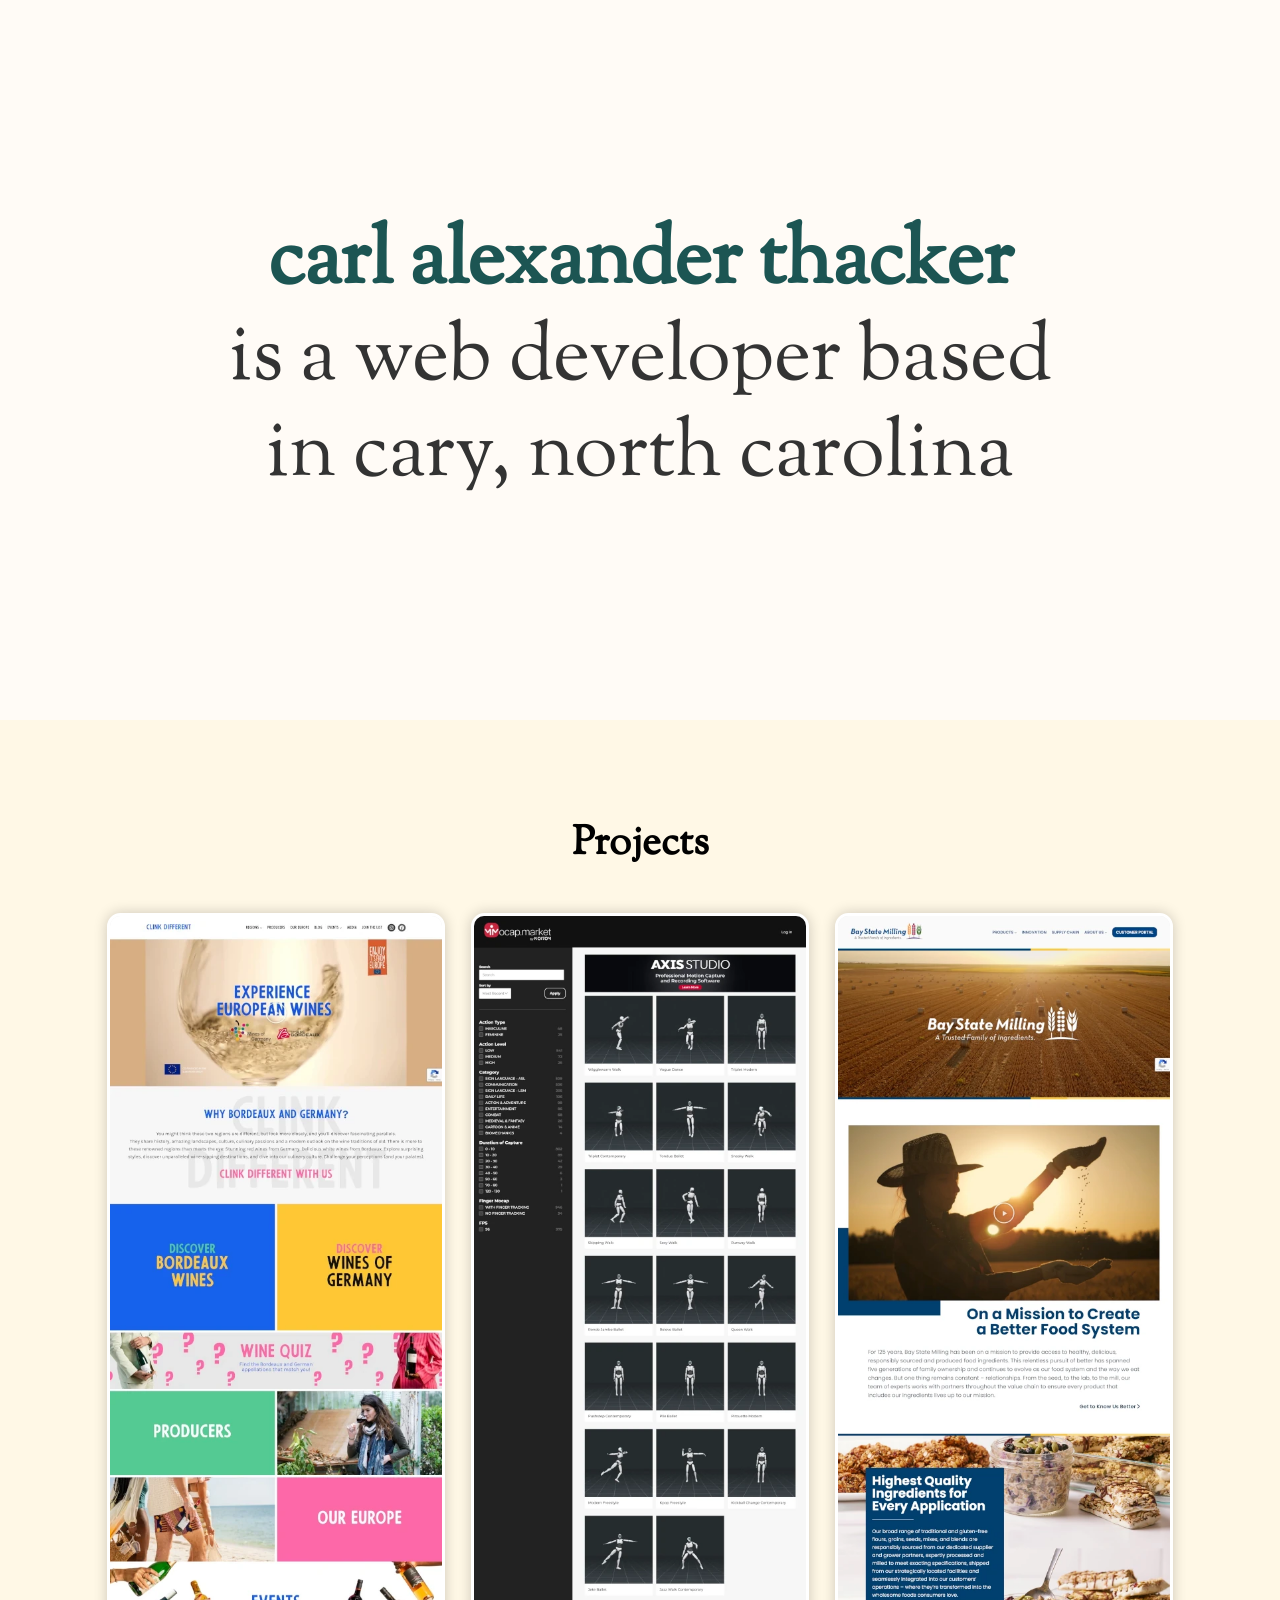
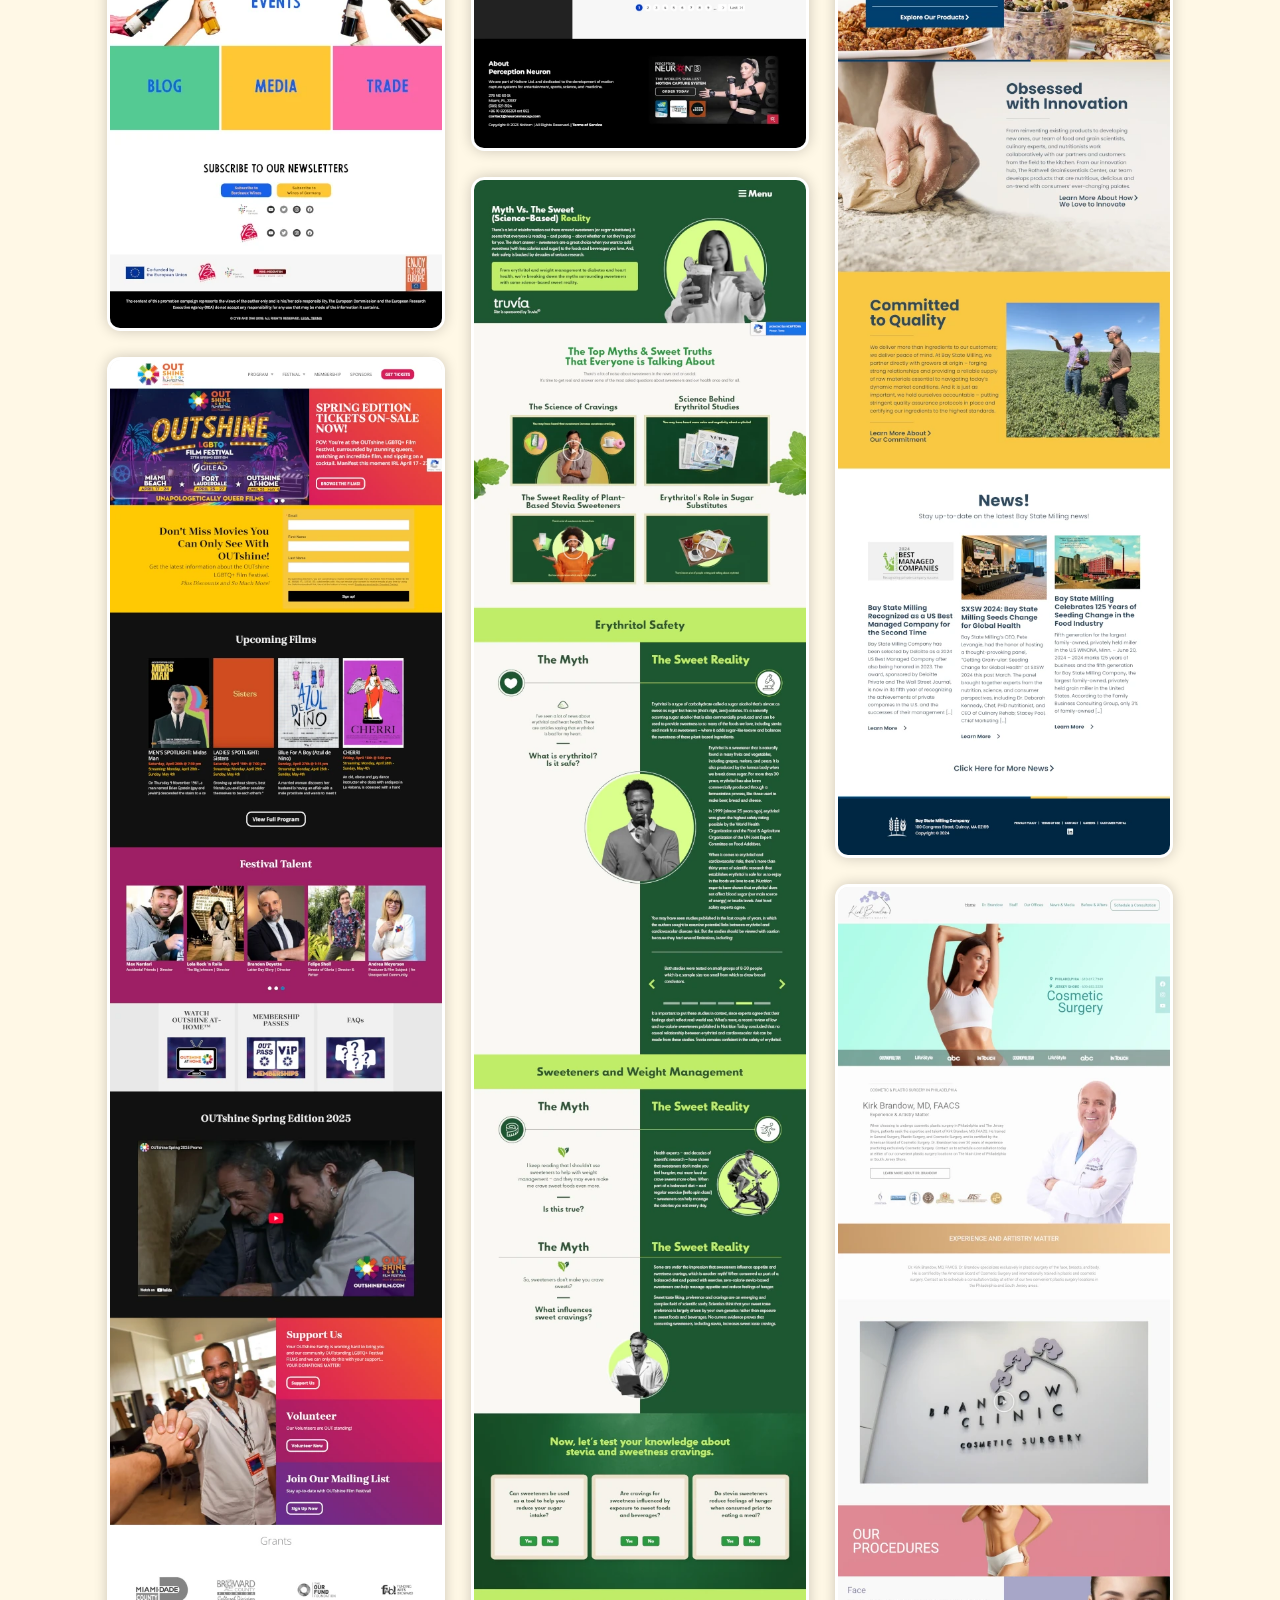
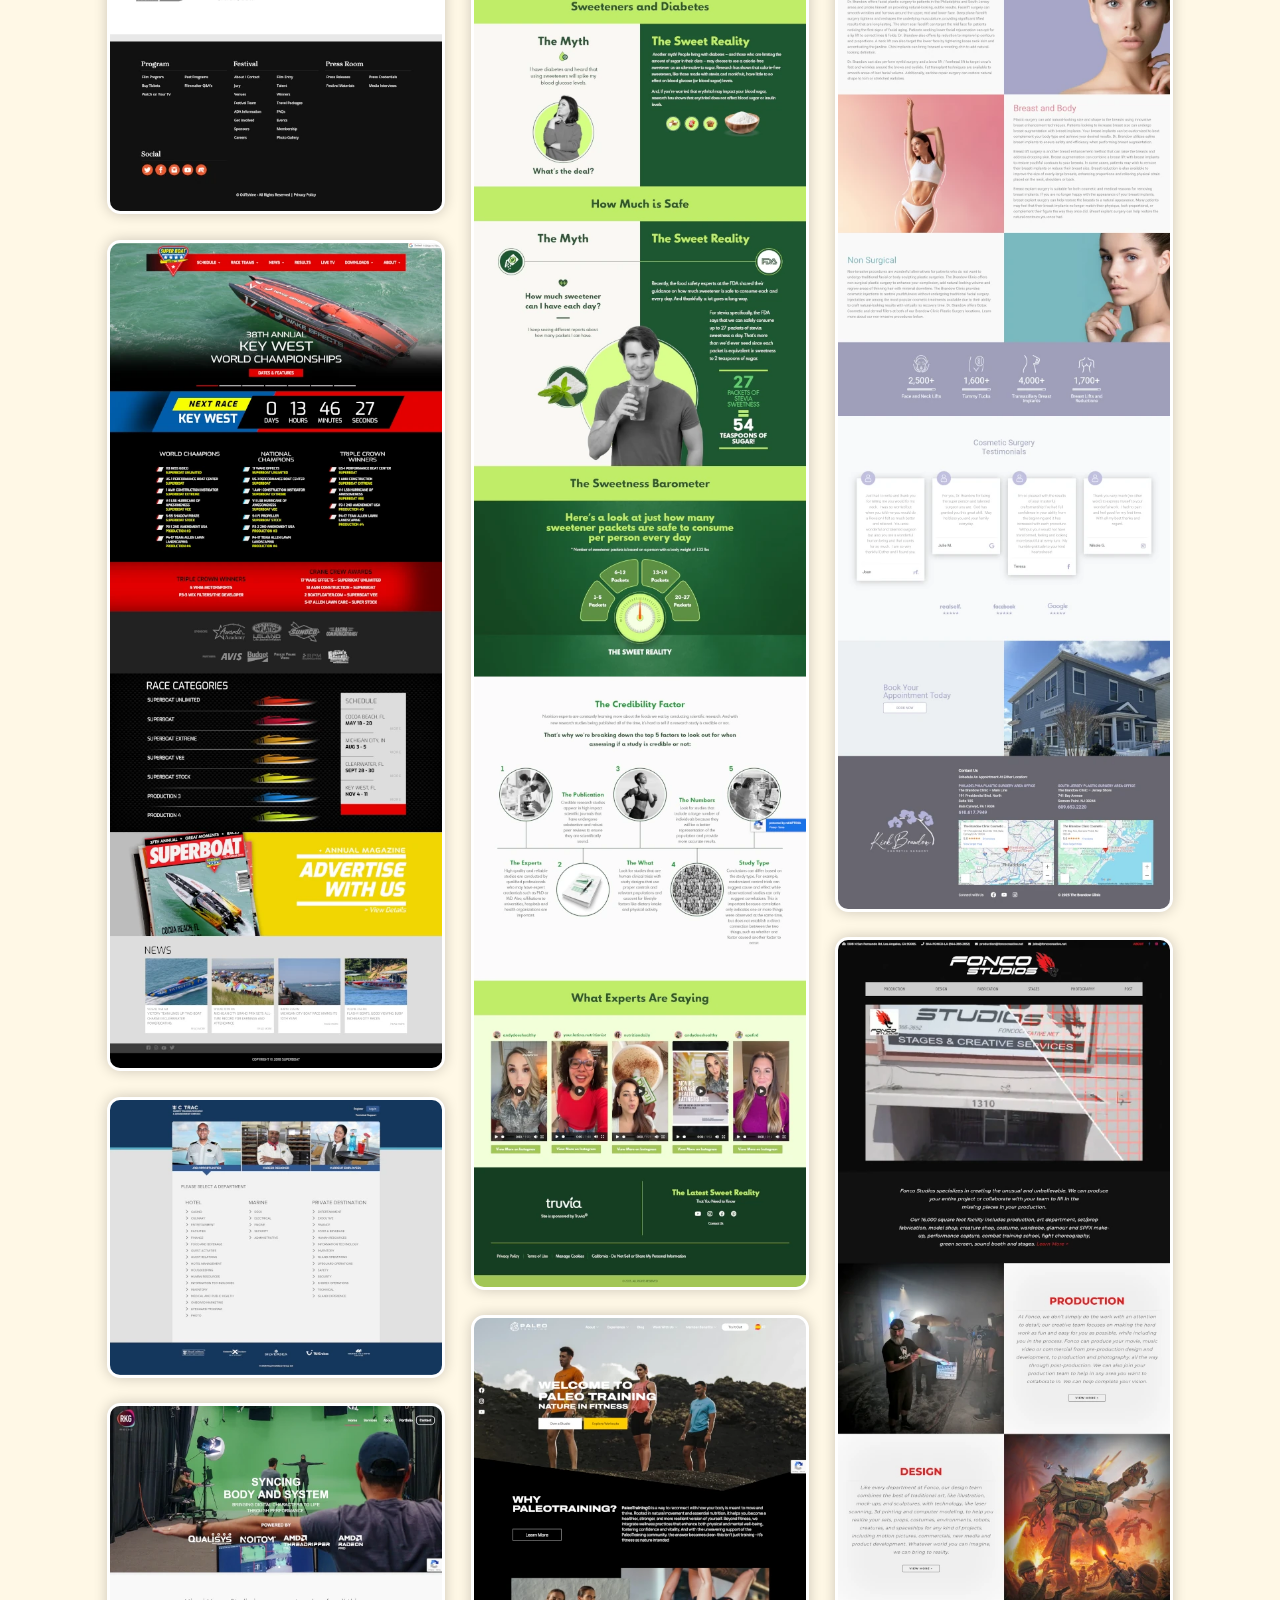
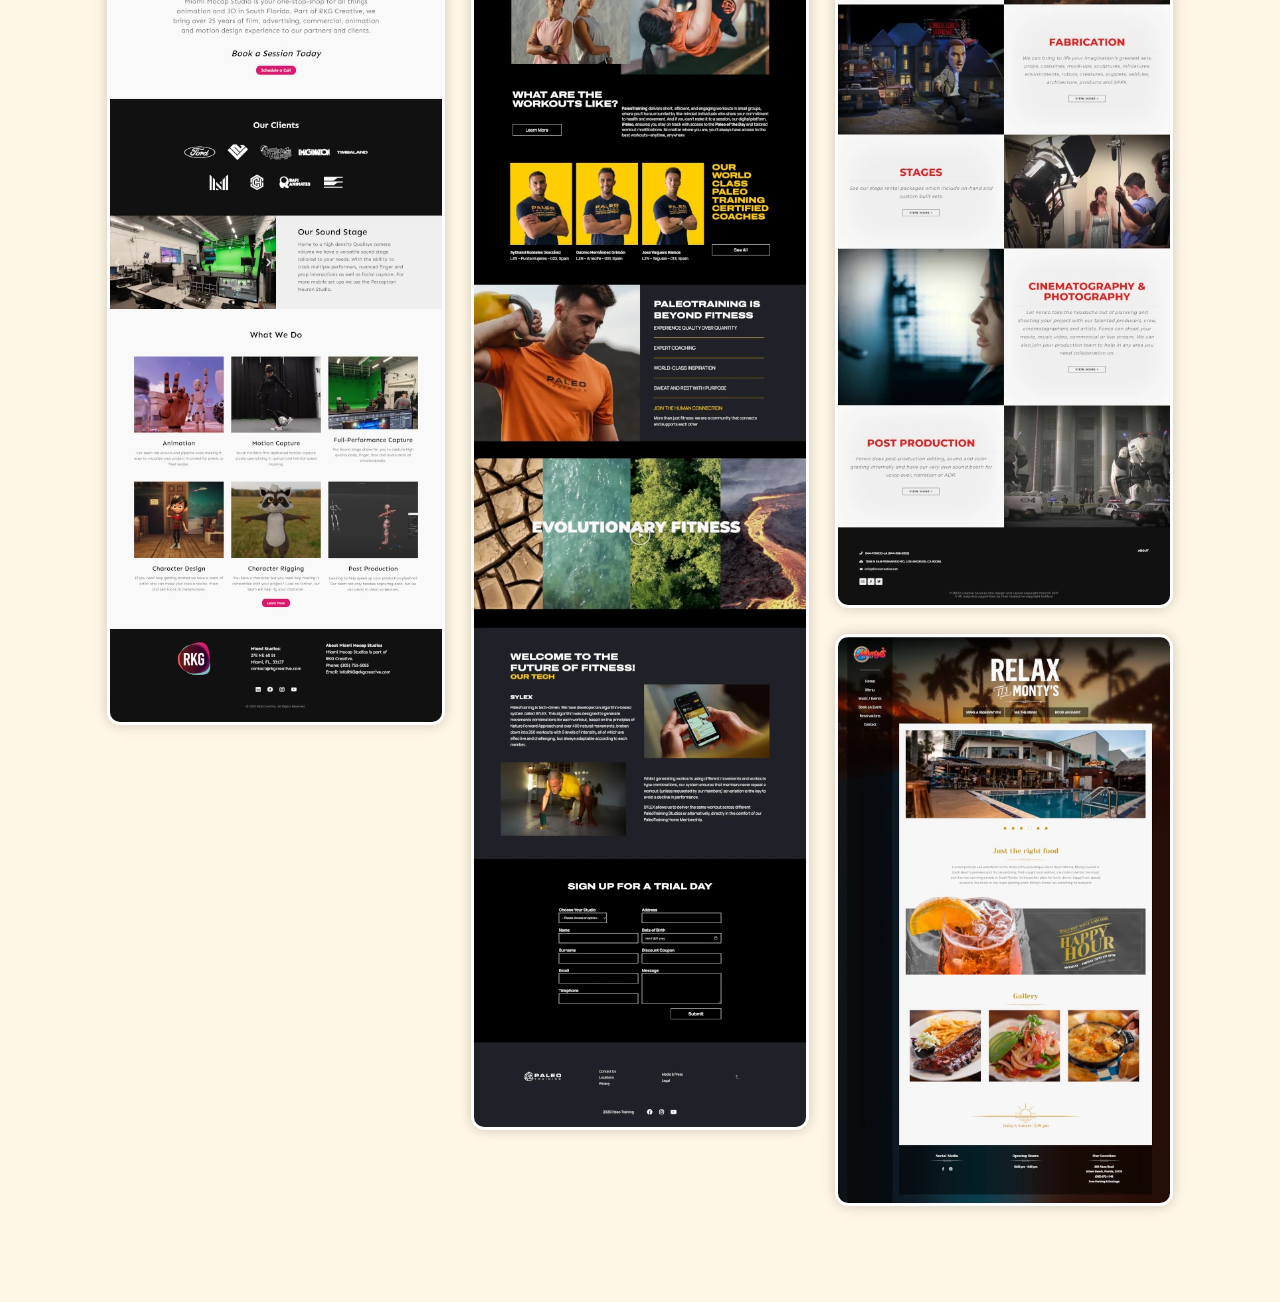
<file: index.html>
<!DOCTYPE html>
<html lang="en-US">
<head>
    <meta charset="utf-8">
    <meta name="viewport" content="width=device-width, initial-scale=1.0">

    <title>Carl Alexander Thacker</title>

    <link rel="preconnect" href="https://fonts.googleapis.com">
    <link rel="preconnect" href="https://fonts.gstatic.com" crossorigin>
    <link href="https://fonts.googleapis.com/css2?family=Sorts+Mill+Goudy:ital@0;1&display=swap" rel="stylesheet">

    <link rel="stylesheet" type="text/css" href="style.css">
    <script src="scripts.js" defer></script>
</head>
<body>
    <header>
        <div>
            <h1><span class="carl">carl</span> <span class="alexander">alexander</span> <span class="thacker">thacker</span></h1>
            is a web developer based in cary, north carolina
        </div>
    </header>
    <main>
        <section id="projects">
            <h2>Projects</h2>
            <div class="projects-grid">

                <article class="project">
                    <button class="project-button">
                        <img src="projects/clink-different.webp" alt="Clink Different" />
                    </button>
                    <dialog class="popup 2">
                        <div class="dialog-content">
                            <button class="project-close-button">× <span class="visually-hidden">Close</span></button>
                            <h3>Clink Different</h3>
                            <p class="project-dates">2023 - Present</p>
                            <p>Collaborated with RFBinder to create a website that promotes Wines of Germany and Bordeaux Wines throughout the United States.</p>
                            <p>You might think these two regions are different, but look more closely, and you’ll discover fascinating parallels.
                                They share history, amazing landscapes, culture, culinary passions and a modern outlook on the wine traditions of old. There is more to these renowned regions than meets the eye: Stunning red wines from Germany. Delicious white wines from Bordeaux. Explore surprising styles, discover unparalleled wine-sipping destinations, and dive into our culinary culture. Challenge your perceptions (and your palates).</p>
                            <h4>Responsibilities</h4>
                            <ul class="two-columns">
                                <li>Programming Custom Modules</li>
                                <li>Implementing Custom Theme</li>
                                <li>Server Management</li>
                                <li>Design Contributions</li>
                                <li>Maintenance and Updates</li>
                            </ul>
                            <h4>Technology</h4>
                            <ul class="three-columns">
                                <li>WordPress</li>
                                <li>Elementor</li>
                                <li>PHP</li>
                                <li>JavaScript</li>
                                <li>jQuery</li>
                            </ul>
                        </div>
                    </dialog>
                </article>

                <article class="project">
                    <button class="project-button">
                        <img src="projects/outshine.webp" alt="OUTShine Film Festival" />
                    </button>
                    <dialog class="popup">
                        <div class="dialog-content">
                            <button class="project-close-button">× <span class="visually-hidden">Close</span></button>
                            <h3>OUTShine Film Festval</h3>
                            <p class="project-dates">2011 - Present</p>
                            <p>Created and maintained several iterations of websites for the OUTShine Film Fstival. Worked with them to determine site requirements and establish their brand identy's look and feel.</p>
                            <p>The OUTshine LGBTQ+ Film Festival is South Florida’s premier LGBTQ+ cultural arts event, originating from the Miami Gay & Lesbian Film Festival (1998) and the Fort Lauderdale Gay & Lesbian Film Festival (2008). </p>
                            <h4>Responsibilities</h4>
                            <ul class="two-columns">
                                <li>Project Manager</li>
                                <li>Created Fully Custom Backend</li>
                                <li>Site Design and Layout</li>
                                <li>Front-end Implementation</li>
                                <li>Database Design and Management</li>
                                <li>Maintenance and Updates</li>
                            </ul>
                            <h4>Technology</h4>
                            <ul class="three-columns">
                                <li>CakePHP</li>
                                <li>MySQL</li>
                                <li>PHP</li>
                                <li>JavaScript</li>
                                <li>jQuery</li>
                            </ul>
                        </div>
                    </dialog>
                </article>

                <article class="project">
                    <button class="project-button">
                        <img src="projects/superboat.webp" alt="Superboat" />
                    </button>
                    <dialog class="popup">
                        <div class="dialog-content">
                            <button class="project-close-button">× <span class="visually-hidden">Close</span></button>
                            <h3>Super Boat International</h3>
                            <p class="project-dates">2018 - 2020</p>
                            <p>Created and maintained the Super Boat International website until the owner, John W. Carbonell III's, passing in 2020.</p>
                            <p>Super Boat International was the premier national and international sanctioning body for offshore powerboat racing around the world, with an estimated million race fans attending Super Boat International races yearly.</p>
                            <h4>Responsibilities</h4>
                            <ul class="two-columns">
                                <li>Created Fully Custom Backend</li>
                                <li>Front-end Implementation</li>
                                <li>Database Design and Management</li>
                                <li>Maintenance and Updates</li>
                                <li>Design Contributions</li>
                            </ul>
                            <h4>Technology</h4>
                            <ul class="three-columns">
                                <li>CakePHP</li>
                                <li>MySQL</li>
                                <li>PHP</li>
                                <li>JavaScript</li>
                                <li>jQuery</li>
                            </ul>
                        </div>
                    </dialog>
                </article>

                <article class="project">
                    <button class="project-button">
                        <img src="projects/ctrac.webp" alt="RCL CTRAC" />
                    </button>
                    <dialog class="popup">
                        <div class="dialog-content">
                            <button class="project-close-button">× <span class="visually-hidden">Close</span></button>
                            <h3>RCL C-TRAC - Career Tracking Resource & Advancement Compass</h3>
                            <p class="project-dates">2013 - Present</p>
                            <p>Created a hiring system for Royal Caribbean International to replace their previous off-the-shelf solution, saving them money, and giving them greater control and better integration with their processes. Upon completion, handed over to their in-house team for maintenance and updates.</p>
                            <p>Royal Caribbean Group is a vacation industry leader with a global fleet of 67 ships across its five brands traveling to all seven continents. </p>
                            <h4>Responsibilities</h4>
                            <ul class="two-columns">
                                <li>Front-end Implementation</li>
                                <li>Back-end contributions</li>
                                <li>Database Design</li>
                                <li>Front-end Design</li>
                            </ul>
                            <h4>Technology</h4>
                            <ul class="three-columns">
                                <li>CakePHP</li>
                                <li>MySQL</li>
                                <li>PHP</li>
                                <li>JavaScript</li>
                                <li>jQuery</li>
                            </ul>
                        </div>
                    </dialog>                    
                </article>

                <article class="project">
                    <button class="project-button">
                        <img src="projects/miamimocap.webp" alt="Miami Mocap" />
                    </button>
                    <dialog class="popup">
                        <div class="dialog-content">
                            <button class="project-close-button">× <span class="visually-hidden">Close</span></button>
                            <h3>Miami Mocap</h3>
                            <p class="project-dates">2024 - Present</p>
                            <p>Designed and created an in-house website for RKG Creative's Motion Capture Studio.</p>
                            <h4>Responsibilities</h4>
                            <ul class="two-columns">
                                <li>Created the Design to align with brand's goals</li>
                                <li>Programming Custom Modules</li>
                                <li>Implementing Custom Theme</li>
                                <li>Server Management</li>
                                <li>Assisted in Content Creation</li>
                            </ul>
                            <h4>Technology</h4>
                            <ul class="three-columns">
                                <li>WordPress</li>
                                <li>Elementor</li>
                                <li>PHP</li>
                                <li>JavaScript</li>
                                <li>jQuery</li>
                            </ul>
                        </div>
                    </dialog>
                </article>

                <article class="project">
                    <button class="project-button">
                        <img src="projects/mocapmarket.webp" alt="Mocap Market" />
                    </button>
                    <dialog class="popup">
                        <div class="dialog-content">
                            <button class="project-close-button">× <span class="visually-hidden">Close</span></button>
                            <h3>Mocap Market</h3>
                            <p class="project-dates">2022 - Present</p>
                            <p>Created a Drupal based, searchable library of motion capture clips that utilizes three.js to display interactive 3D files. Also created a script in Blender Python API to automatically export standardized video thumbnails to replace the time consuming and inconsistent method of using screen captures.</p>
                            <h4>Responsibilities</h4>
                            <ul class="two-columns">
                                <li>Created the Design to align with brand's goals</li>
                                <li>Programming Custom Modules</li>
                                <li>Implementing Custom Theme</li>
                                <li>Server Management</li>
                                <li>Video Output and resizing from Blender files</li>
                            </ul>
                            <h4>Technology</h4>
                            <ul class="three-columns">
                                <li>Drupal</li>
                                <li>Python</li>                            
                                <li>Bash Shell Script</li>
                                <li>Blender</li>
                                <li>Blender Python API</li>
                                <li>three.js</li>
                                <li>PHP</li>
                                <li>JavaScript</li>
                                <li>jQuery</li>
                            </ul>
                        </div>
                    </dialog>
                </article>

                <article class="project">
                    <button class="project-button">
                        <img src="projects/sweet-reality.webp" alt="The Sweet Reality" />
                    </button>
                    <dialog class="popup">
                        <div class="dialog-content">
                            <button class="project-close-button">× <span class="visually-hidden">Close</span></button>
                            <h3>The Sweet Reality</h3>
                            <p class="project-dates">2022 - Present</p>
                            <p>Created a Single Page informational website for Truvia that provides information supporting Erythritol and Stevia safety.</p>
                            <p>From erythritol and weight management to diabetes and heart health, we’re breaking down the myths surrounding sweeteners with some science-based sweet reality.</p>
                            <h4>Responsibilities</h4>
                            <ul class="two-columns">
                                <li>Front-end Programming</li>
                                <li>Programming Custom Modules</li>
                                <li>Implementing Custom Theme</li>
                                <li>Server Management</li>
                                <li>Design Contributions</li>
                                <li>GDPR and Cookie compliance</li>
                                <li>Created Interactive quizes</li>
                            </ul>
                            <h4>Technology</h4>
                            <ul class="three-columns">
                                <li>WordPress</li>
                                <li>Elementor</li>
                                <li>PHP</li>
                                <li>JavaScript</li>
                                <li>jQuery</li>
                            </ul>
                        </div>
                    </dialog>
                </article>

                <article class="project">
                    <button class="project-button">
                        <img src="projects/paleo-training.webp" alt="Paleo Training" />
                    </button>
                    <dialog class="popup">
                        <div class="dialog-content">
                            <button class="project-close-button">× <span class="visually-hidden">Close</span></button>
                            <h3>Paleo Training</h3>
                            <p class="project-dates">2022 - Present</p>
                            <p>Created a multi-lingual website for Spain based Fitness Gym.</p>
                            <p>PaleoTraining is a fitness company that blends technology with functional training and natural principles of movement, nutrition, wellness, and community.</p>
                            <h4>Responsibilities</h4>
                            <ul class="two-columns">
                                <li>Front-end Programming</li>
                                <li>Programming Custom Modules</li>
                                <li>Implementing Custom Theme</li>
                                <li>Design Contributions</li>
                                <li>Internationalization</li>
                            </ul>
                            <h4>Technology</h4>
                            <ul class="three-columns">
                                <li>WordPress</li>
                                <li>Elementor</li>
                                <li>PHP</li>
                                <li>JavaScript</li>
                                <li>jQuery</li>
                            </ul>
                        </div>
                    </dialog>
                </article>

                <article class="project">
                    <button class="project-button">
                        <img src="projects/bay-state-milling.webp" alt="Bay State Milling" />
                    </button>
                    <dialog class="popup">
                        <div class="dialog-content">
                            <button class="project-close-button">× <span class="visually-hidden">Close</span></button>
                            <h3>Paleo Training</h3>
                            <p class="project-dates">2021 - Present</p>
                            <p>Created a corporate website for Grain Milling Company.</p>
                            <p>For 125 years, Bay State Milling’s purpose has been to provide food ingredients to promote the growth of nutritious, sustainable and accessible food choices. This relentless pursuit of better has spanned five generations of family ownership and continues to evolve as our food system—and the way we eat—changes.</p>
                            <h4>Responsibilities</h4>
                            <ul class="two-columns">
                                <li>Front-end Programming</li>
                                <li>Programming Custom Modules</li>
                                <li>Implementing Custom Theme</li>
                                <li>Design Contributions</li>
                            </ul>
                            <h4>Technology</h4>
                            <ul class="three-columns">
                                <li>WordPress</li>
                                <li>Elementor</li>
                                <li>PHP</li>
                                <li>JavaScript</li>
                                <li>jQuery</li>
                            </ul>
                        </div>
                    </dialog>
                </article>
                
                <article class="project">
                    <button class="project-button">
                        <img src="projects/brandow-clinic.webp" alt="The Brandow Clinic" />
                    </button>
                    <dialog class="popup">
                        <div class="dialog-content">
                            <button class="project-close-button">× <span class="visually-hidden">Close</span></button>
                            <h3>The Brandow Clinic</h3>
                            <p class="project-dates">2021 - Present</p>
                            <p>Created a website for Dr. Kirk Brandow's plastic surgery practices.</p>
                            <p>Dr. Kirk Brandow, MD, FAACS. Dr. Brandow specializes exclusively in plastic surgery of the face, breasts, and body. He is certified by the American Board of Cosmetic Surgery and internationally trained in plastic and cosmetic surgery.</p>
                            <h4>Responsibilities</h4>
                            <ul class="two-columns">
                                <li>Front-end Programming</li>
                                <li>Programming Custom Modules</li>
                                <li>Implementing Custom Theme</li>
                                <li>Design Contributions</li>
                            </ul>
                            <h4>Technology</h4>
                            <ul class="three-columns">
                                <li>WordPress</li>
                                <li>Elementor</li>
                                <li>PHP</li>
                                <li>JavaScript</li>
                                <li>jQuery</li>
                            </ul>
                        </div>
                    </dialog>
                </article>

                <article class="project">
                    <button class="project-button">
                        <img src="projects/fonco-studios.webp" alt="Fonco Studios" />
                    </button>
                    <dialog class="popup">
                        <div class="dialog-content">
                            <button class="project-close-button">× <span class="visually-hidden">Close</span></button>
                            <h3>Fonco Studios</h3>
                            <p class="project-dates">2017 - Present</p>
                            <p>Designed and created a portfolio and capabilities website for Los Angeles based fabrication and production studio run by Fon Davis.</p>
                            <p>Fonco Studios specializes in creating the unusual and unbelievable. They can produce your entire project or collaborate with your team to fill in the missing pieces in your production.</p>
                            <h4>Responsibilities</h4>
                            <ul class="two-columns">
                                <li>Site Design and Layout</li>
                                <li>Front-end Programming</li>
                                <li>Programming Custom Modules</li>
                                <li>Implementing Custom Theme</li>
                            </ul>
                            <h4>Technology</h4>
                            <ul class="three-columns">
                                <li>CakePHP</li>
                                <li>MySQL</li>
                                <li>PHP</li>
                                <li>JavaScript</li>
                                <li>jQuery</li>
                            </ul>
                        </div>
                    </dialog>
                </article>

                <article class="project">
                    <button class="project-button">
                        <img src="projects/montys.webp" alt="Monty's Sunset" />
                    </button>
                    <dialog class="popup">
                        <div class="dialog-content">
                            <button class="project-close-button">× <span class="visually-hidden">Close</span></button>
                            <h3>Monty's Sunset</h3>
                            <p class="project-dates">2013 - 2023</p>
                            <p>Created a website for South Beach restaurant Monty's Sunset.</p>
                            <p>Located poolside and waterfront on the docks of the picturesque Miami Beach Marina, Monty’s Sunset is South Beach’s premiere spot for casual dining, fresh-caught local seafood, a succulent raw bar, live music and the most stunning sunsets in South Florida. It’s the perfect place for lunch, dinner, happy hour, special occasions, live music or any major sporting event, Monty’s Sunset has something for everyone.</p>
                            <h4>Responsibilities</h4>
                            <ul class="two-columns">
                                <li>Front-end Programming</li>
                                <li>Back-end Programming</li>
                                <li>Programming Custom Modules</li>
                                <li>Implementing Custom Theme</li>
                                <li>Design Contributions</li>
                                <li>Server Management</li>
                            </ul>
                            <h4>Technology</h4>
                            <ul class="three-columns">
                                <li>CakePHP</li>
                                <li>MySQL</li>
                                <li>PHP</li>
                                <li>JavaScript</li>
                                <li>jQuery</li>
                            </ul>
                        </div>
                    </dialog>
                </article>
                <!--
                <article class="project masonry">
                    vitamina
                    <h3>RCCL Hiring Partners</h3>
                    <h3>Royal Careers at Sea</h3>
                    <h3>Jewish Foundation for the Education of Women</h3>
                    <h3>Arzeda</h3>
                    <h3>Noitom</h3>
                    <h3>Trees for the Triangle</h3>
                    x<h3>RCL Ctrac</h3>
                    x<h3>Miami Mocap</h3>
                    x<h3>Mocap Market</h3>
                    <h3>Neuron Mocap</h3>
                    <h3>Hi5 VR Glove</h3>
                    <h3>Nizuc</h3>
                    x<h3>Montys</h3>
                    x<h3>OUTShine Film Festival</h3>
                    x<h3>Clink Different</h3>
                    x<h3>The Sweet Reality</h3>
                    x<h3>Plaeo Training</h3>
                    x<h3>Bay State Milling</h3>
                    x<h3>Fonco Studios</h3>
                    x<h3>Superboat</h3>
                    xbrandow clinic
                </article>-->
            </div>
        </section>
    </main>
    <footer>

    </footer>
</body>
</html>
</file>
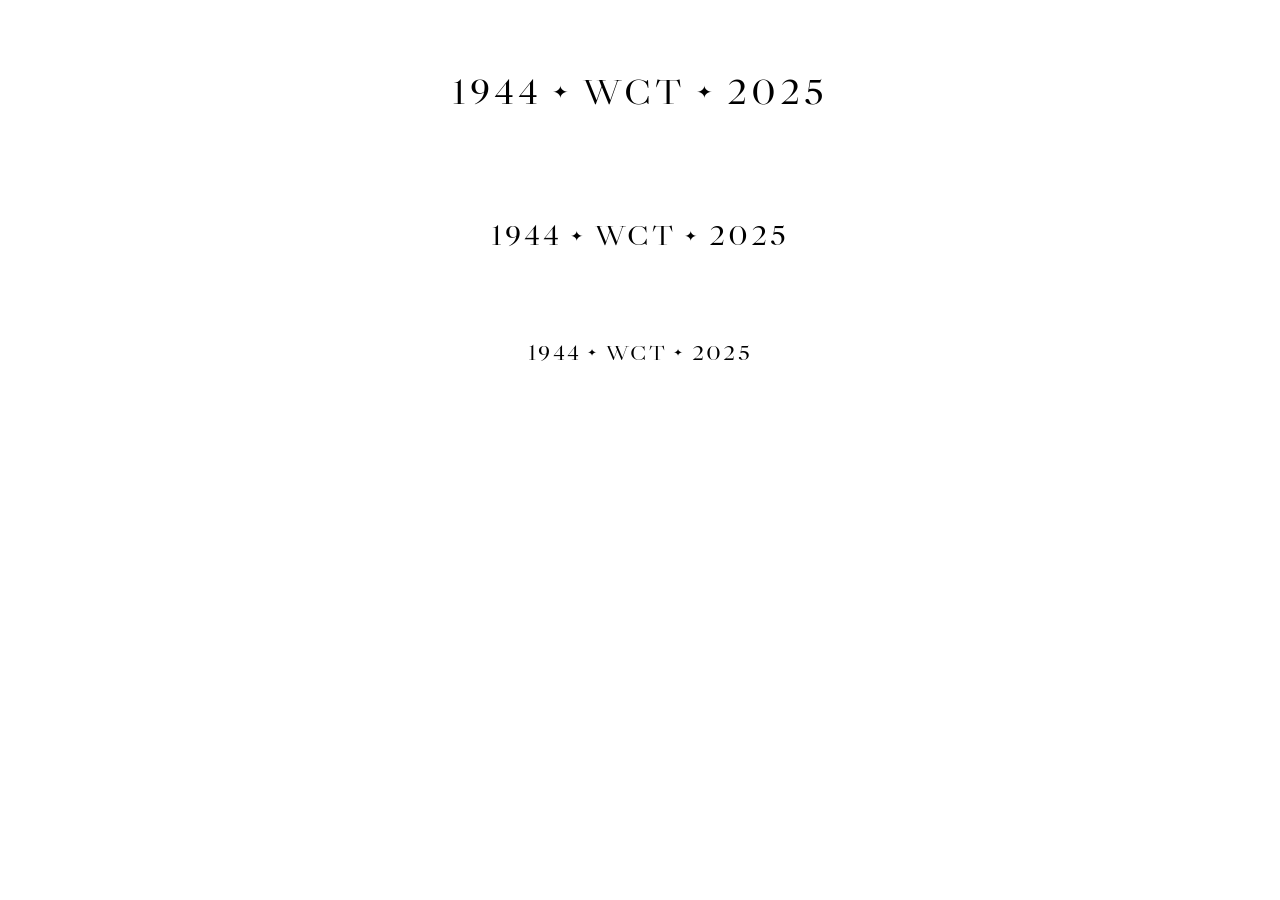
<file: wct.html>
<!DOCTYPE html>
<html>
    <head>
        <link rel="preconnect" href="https://fonts.googleapis.com">
        <link rel="preconnect" href="https://fonts.gstatic.com" crossorigin>
        <link href="https://fonts.googleapis.com/css2?family=Libre+Caslon+Display&display=swap" rel="stylesheet">
        <meta name="viewport" content="width=device-width, initial-scale=1.0">
        <style>
            h1,h2,h3 {
                font-family: "Libre Caslon Display", serif;
                font-weight: 400;
                font-style: normal;
                display:flex;
                align-content:center;
                justify-content:center;
                align-items:center;
                letter-spacing:.1em;
                font-size:2.5rem;
                transform: scaleY(.85);
                padding:1em 0;
            }
            h2 {
                font-size:2rem;
            }
            h3 {
                font-size:1.5rem;
            }
            .star {
                font-size:.5em;
                padding:.5em;
            }
        </style>
    </head>
    <body>
        <h1>1944 <span class="star">✦</span> WCT <span class="star">✦</span> 2025</h1>
        <h2>1944 <span class="star">✦</span> WCT <span class="star">✦</span> 2025</h1>
        <h3>1944 <span class="star">✦</span> WCT <span class="star">✦</span> 2025</h1>
    </body>
</html>
</file>
<file: style.css>
body {  
    font-family: "Sorts Mill Goudy", serif;
    margin:0;   
}

* {
    box-sizing:border-box;
}

h1,h2,h3,h4,h5,h6 {
    margin:0;
}

p {
    margin:1em 0 0;
}

img {
    max-width:100%;
    display:block;
}

.visually-hidden {
    clip: rect(0 0 0 0); 
    clip-path: inset(50%);
    height: 1px;
    overflow: hidden;
    position: absolute;
    white-space: nowrap; 
    width: 1px;
}

header {
    color:#333;
    padding:6em 3em;
    display:flex;
    align-items:center;
    justify-content:center;
    background:#fffbf6;
    min-height:80vh;

    & > div {
        max-width:20ch;
        line-height:1.2;
        font-size:clamp(2rem, 10vw, 5rem);
        text-align:center;
        font-weight:400;
    }

    h1 {
        font-size:1em;
        color:#1c5553;
    }

    /*h1 {
        font-size:4rem;
        line-height:.8;
        text-align:center;
        font-weight:400;
        display:inline;

        .carl {
            font-size:2rem;
            display:block;
            font-weight:300;
            margin-left:.05rem;
        }

        .alexander {
            display:block;
            font-weight:600;
        }

        .thacker {
            display:block;
            font-weight:900;
            font-size:3.9rem;
            text-transform:uppercase;
        }
    }*/
}

#projects {
    padding:6em 3em;
    background:#fff8e6;
    transition:background .5s;

    h2 {
        text-align:center;
        font-size:2.5rem;
        margin-bottom:1em;
    }

    &:has(.project:hover) {
        background:#615e56cc;

        .project:not(:hover) {
            filter:brightness(.35);
        }
    }
}

.projects-grid {
    --horizontal-gap:2vw;
    gap:var(--horizontal-gap);
    /*display:flex;
    /*flex-flow:column wrap;

    /* Max Height needs to be updated depending on number/size of projects */
    /* Defaulting to 1 column for mobile and moving up */
    /*.project { width:100%; }
    @media (width >= 600px) { 
        max-height:1020vw;
        .project { width: calc(50% - var(--horizontal-gap)) }
    }
    @media (width >= 900px) { 
        max-height:450vw;
        .project { width: calc(33.333% - var(--horizontal-gap)) }
    }
    @media (width >= 1420px) { 
        max-height:290vw;
        .project { width: calc(25% - var(--horizontal-gap)) }
    }
    @media (width >= 1920px) { 
        max-height:180vw;
        .project { width: calc(20% - var(--horizontal-gap)) }
    }*/
    columns:250px;
    padding:0 5%;

    .project {
        break-inside:avoid;
        margin-bottom:var(--horizontal-gap);

        .project-button {
            break-inside:avoid;
            border-radius:1em;
            transition:scale 1s,
                box-shadow .5s,
                filter .5s;
            border:.3vw solid #fff;
            padding:0;
            display:block;
            box-shadow: 0 0 1em #0003;
            width:100%;
            margin:0;
            display:border-box;            
            transform-origin:50% 5%;
        }

        .project-button:hover {
            scale:1.25;
            cursor:pointer;
            box-shadow:0 0 1em #0009;
            z-index:1;
            position:relative;
        }

        img {
            width:100%;
            border-radius:.75em;
        }
        
        .project-dates {
            margin:0;
        }
    }
}

.popup[open] {
    position:fixed;
    inset:0;
    background:#615e56cc;
    z-index:1;
    line-height:1.5;
    border:none;
    height:100%;
    width:100%;
    display:grid;
    justify-content:center;
    padding:0;
    overflow:scroll;

    .dialog-content {
        background:#fffbf6;
        display:grid;
        align-content:start;
        width:min(100% - 2em, 700px);
        max-height:100%;
        padding:1.5em;
        margin:1em;

        @media (width >= 600px) {
            margin:3em;
            padding:1em 3em 3em;
            font-size:1.2rem;
            justify-self:center;
        }

        .project-close-button {
            background:unset;
            color:#333;
            border:none;
            justify-self:end;
            font-size:2rem;
            margin-bottom:1em;

            @media (width >= 600px) {
                margin-right:-2rem;
            }

            &:hover {
                cursor:pointer;
                scale:1.1;
            }
        }

        h4 {
            margin-top:2em;
        }

        ul {
            display:grid;
            
            gap:.5em 1em;
            line-height:1.2;

            @media (width >= 600px) {
                grid-template-columns:1fr 1fr;
                &.three-columns {
                    grid-template-columns:1fr 1fr 1fr;
                }
            }
        }
    }    
}
</file>
